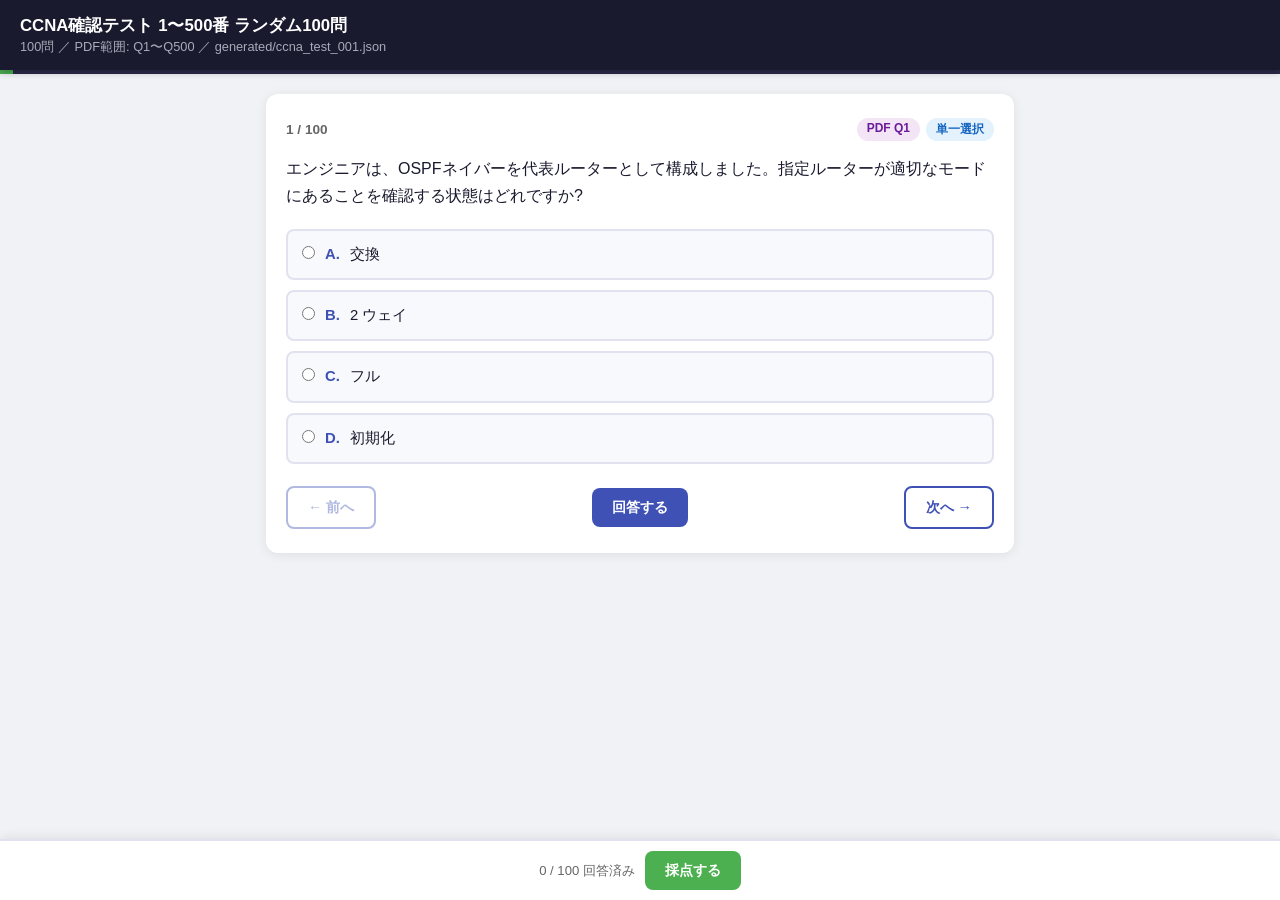
<file: tests/index.html>
<!DOCTYPE html>
<html lang="ja">
<head>
<meta charset="UTF-8">
<meta name="viewport" content="width=device-width, initial-scale=1">
<title>CCNA確認テスト</title>
<style>
*, *::before, *::after { box-sizing: border-box; margin: 0; padding: 0; }

body {
  font-family: -apple-system, BlinkMacSystemFont, "Segoe UI", sans-serif;
  background: #f0f2f5;
  color: #1a1a2e;
  min-height: 100vh;
}

/* ── HEADER ── */
header {
  background: #1a1a2e;
  color: #fff;
  padding: 14px 20px;
  position: sticky;
  top: 0;
  z-index: 100;
  box-shadow: 0 2px 8px rgba(0,0,0,.3);
}
header h1 { font-size: 1.05rem; font-weight: 700; }
.header-meta { font-size: 0.8rem; color: #aab; margin-top: 2px; }

/* ── PROGRESS BAR ── */
#progress-wrap {
  height: 4px;
  background: #2a2a4a;
}
#progress-bar {
  height: 100%;
  background: #4caf50;
  transition: width .3s;
}

/* ── LAYOUT ── */
.container {
  max-width: 780px;
  margin: 0 auto;
  padding: 20px 16px 60px;
}

/* ── SCREENS ── */
#screen-loading, #screen-error {
  text-align: center;
  padding: 60px 20px;
  color: #666;
  font-size: 1rem;
}
#screen-error { color: #c0392b; }

/* ── QUIZ CARD ── */
.quiz-card {
  background: #fff;
  border-radius: 12px;
  box-shadow: 0 2px 12px rgba(0,0,0,.08);
  padding: 24px 20px;
}

.q-meta {
  display: flex;
  justify-content: space-between;
  align-items: center;
  margin-bottom: 14px;
  flex-wrap: wrap;
  gap: 6px;
}
.q-pos {
  font-size: 0.85rem;
  color: #666;
  font-weight: 600;
}
.q-badge {
  font-size: 0.75rem;
  padding: 3px 10px;
  border-radius: 99px;
  font-weight: 600;
}
.badge-single   { background: #e3f2fd; color: #1565c0; }
.badge-multiple { background: #fce4ec; color: #880e4f; }
.badge-pdf      { background: #f3e5f5; color: #6a1b9a; }

.q-text {
  font-size: 1rem;
  line-height: 1.7;
  margin-bottom: 20px;
  white-space: pre-wrap;
  word-break: break-word;
}

/* ── CHOICES ── */
.choice-list { display: flex; flex-direction: column; gap: 10px; }

.choice-label {
  display: flex;
  align-items: flex-start;
  gap: 10px;
  background: #f8f9fc;
  border: 2px solid #e0e3ef;
  border-radius: 8px;
  padding: 12px 14px;
  cursor: pointer;
  transition: border-color .15s, background .15s;
  font-size: 0.93rem;
  line-height: 1.55;
}
.choice-label:hover { border-color: #7986cb; background: #f0f2ff; }
.choice-label input { flex-shrink: 0; margin-top: 3px; accent-color: #3f51b5; }
.choice-key { font-weight: 700; color: #3f51b5; flex-shrink: 0; }

/* ── RESULT STATES ── */
.choice-label.correct-selected { background: #e8f5e9; border-color: #4caf50; }
.choice-label.wrong-selected   { background: #ffebee; border-color: #f44336; }
.choice-label.correct-miss     { background: #fff9c4; border-color: #fbc02d; }

/* ── RESULT BANNER ── */
.result-banner {
  display: none;
  margin-top: 16px;
  padding: 12px 16px;
  border-radius: 8px;
  font-weight: 700;
  font-size: 0.95rem;
}
.banner-correct { background: #e8f5e9; color: #2e7d32; border: 1.5px solid #4caf50; }
.banner-wrong   { background: #ffebee; color: #b71c1c; border: 1.5px solid #f44336; }
.banner-unans   { background: #fffde7; color: #f57f17; border: 1.5px solid #fbc02d; }

/* ── EXPLANATION ── */
.exp-box {
  display: none;
  margin-top: 14px;
  background: #f5f5f5;
  border-left: 4px solid #9e9e9e;
  border-radius: 0 8px 8px 0;
  padding: 12px 14px;
  font-size: 0.88rem;
  line-height: 1.65;
  white-space: pre-wrap;
  word-break: break-word;
  color: #444;
}
.exp-title { font-weight: 700; color: #333; margin-bottom: 6px; }

/* ── NAVIGATION ── */
.nav-buttons {
  display: flex;
  justify-content: space-between;
  align-items: center;
  margin-top: 22px;
  gap: 10px;
  flex-wrap: wrap;
}

/* ── BUTTONS ── */
button {
  border: none;
  border-radius: 8px;
  padding: 10px 20px;
  font-size: 0.9rem;
  font-weight: 600;
  cursor: pointer;
  transition: opacity .15s, transform .1s;
}
button:active { transform: scale(.97); }
button:disabled { opacity: .4; cursor: not-allowed; }

.btn-primary  { background: #3f51b5; color: #fff; }
.btn-outline  { background: #fff; color: #3f51b5; border: 2px solid #3f51b5; }
.btn-success  { background: #4caf50; color: #fff; }
.btn-danger   { background: #f44336; color: #fff; }
.btn-gray     { background: #9e9e9e; color: #fff; }
.btn-download { background: #00897b; color: #fff; }

/* ── SCORING TOOLBAR ── */
#toolbar {
  background: #fff;
  border-top: 2px solid #e0e3ef;
  position: fixed;
  bottom: 0;
  left: 0; right: 0;
  padding: 10px 16px;
  display: flex;
  justify-content: center;
  gap: 10px;
  flex-wrap: wrap;
  box-shadow: 0 -2px 10px rgba(0,0,0,.08);
  z-index: 99;
}
#toolbar .answered-info {
  font-size: 0.82rem;
  color: #666;
  align-self: center;
  white-space: nowrap;
}

/* ── RESULT SCREEN ── */
.result-section {
  background: #fff;
  border-radius: 12px;
  box-shadow: 0 2px 12px rgba(0,0,0,.08);
  padding: 24px 20px;
  margin-bottom: 20px;
}
.result-section h2 {
  font-size: 1.1rem;
  margin-bottom: 16px;
  color: #1a1a2e;
  border-bottom: 2px solid #e0e3ef;
  padding-bottom: 8px;
}

.score-display {
  text-align: center;
  padding: 20px 0 10px;
}
.score-number {
  font-size: 3rem;
  font-weight: 800;
  color: #3f51b5;
  line-height: 1;
}
.score-label { font-size: 0.9rem; color: #777; margin-top: 4px; }

.stats-grid {
  display: grid;
  grid-template-columns: repeat(auto-fit, minmax(110px, 1fr));
  gap: 12px;
  margin-top: 20px;
}
.stat-box {
  background: #f5f7ff;
  border-radius: 8px;
  padding: 14px 8px;
  text-align: center;
}
.stat-val  { font-size: 1.6rem; font-weight: 700; }
.stat-lbl  { font-size: 0.75rem; color: #666; margin-top: 2px; }
.val-correct   { color: #2e7d32; }
.val-wrong     { color: #c62828; }
.val-unanswered{ color: #f57f17; }
.val-rate      { color: #1565c0; }

/* ── RESULT DETAIL ── */
.result-item {
  border: 1.5px solid #e0e3ef;
  border-radius: 8px;
  margin-bottom: 14px;
  overflow: hidden;
}
.result-item-header {
  display: flex;
  align-items: center;
  gap: 10px;
  padding: 10px 14px;
  background: #f8f9fc;
  flex-wrap: wrap;
  cursor: pointer;
  user-select: none;
}
.result-item-header:hover { background: #f0f2ff; }
.verdict-badge {
  font-size: 0.75rem;
  font-weight: 700;
  padding: 3px 10px;
  border-radius: 99px;
  flex-shrink: 0;
}
.v-correct   { background: #e8f5e9; color: #2e7d32; }
.v-wrong     { background: #ffebee; color: #b71c1c; }
.v-unanswered{ background: #fffde7; color: #f57f17; }
.result-item-body {
  padding: 14px;
  display: none;
  border-top: 1px solid #e0e3ef;
}
.result-item-body.open { display: block; }
.ri-qtext { font-size: 0.9rem; line-height: 1.65; margin-bottom: 10px; white-space: pre-wrap; }
.ri-row { font-size: 0.85rem; margin-bottom: 6px; }
.ri-row strong { color: #444; }
.ri-exp { font-size: 0.82rem; line-height: 1.6; color: #555; margin-top: 8px;
  background: #f5f5f5; padding: 8px 10px; border-radius: 6px; white-space: pre-wrap; }

/* ── NOS LIST ── */
.nos-list { font-size: 0.85rem; line-height: 1.8; word-break: break-all; color: #555; }

/* ── DOWNLOAD BUTTONS ── */
.download-group {
  display: flex;
  gap: 10px;
  flex-wrap: wrap;
  margin-top: 8px;
}

/* ── RESPONSIVE ── */
@media (max-width: 480px) {
  .quiz-card { padding: 16px 14px; }
  .q-text  { font-size: 0.93rem; }
  .choice-label { font-size: 0.87rem; }
  .score-number { font-size: 2.4rem; }
  #toolbar { padding: 8px 12px; }
  button { padding: 9px 14px; font-size: 0.83rem; }
}

/* ── SUBMISSION ── */
#submit-status {
  margin-top: 10px;
  padding: 10px 14px;
  border-radius: 8px;
  font-size: 0.9rem;
  line-height: 1.55;
  display: none;
}
#submit-status.show { display: block; }
.status-ok    { background: #e8f5e9; color: #2e7d32; border: 1.5px solid #4caf50; }
.status-warn  { background: #fff9c4; color: #f57f17; border: 1.5px solid #fbc02d; }
.status-error { background: #ffebee; color: #b71c1c; border: 1.5px solid #f44336; }
.status-info  { background: #e3f2fd; color: #1565c0; border: 1.5px solid #42a5f5; }
.btn-send-wrap { margin-top: 12px; display: flex; align-items: center; gap: 12px; flex-wrap: wrap; }
.user-chip {
  font-size: 0.78rem; color: #666;
  background: #f0f2f5; border-radius: 99px;
  padding: 3px 10px; border: 1px solid #ddd;
}
</style>
</head>
<body>

<header>
  <h1 id="header-title">CCNA確認テスト</h1>
  <div class="header-meta" id="header-meta"></div>
</header>
<div id="progress-wrap"><div id="progress-bar" style="width:0%"></div></div>

<div class="container">
  <div id="screen-loading">テストデータを読み込んでいます...</div>
  <div id="screen-error"  style="display:none"></div>

  <!-- ======== QUIZ SCREEN ======== -->
  <div id="screen-quiz" style="display:none">
    <div class="quiz-card">
      <div class="q-meta">
        <span class="q-pos" id="q-pos">1 / 100</span>
        <div style="display:flex;gap:6px;flex-wrap:wrap">
          <span class="q-badge badge-pdf"    id="q-pdf-no">PDF Q?</span>
          <span class="q-badge badge-single" id="q-type-badge">単一選択</span>
        </div>
      </div>
      <div class="q-text" id="q-text"></div>
      <div class="choice-list" id="choice-list"></div>
      <div class="result-banner" id="result-banner"></div>
      <div class="exp-box" id="exp-box">
        <div class="exp-title">解説</div>
        <div id="exp-text"></div>
      </div>
      <div class="nav-buttons">
        <button class="btn-outline" id="btn-prev" onclick="navigate(-1)">← 前へ</button>
        <button class="btn-primary" id="btn-submit" onclick="submitCurrent()">回答する</button>
        <button class="btn-outline" id="btn-next" onclick="navigate(1)">次へ →</button>
      </div>
    </div>
  </div>

  <!-- ======== RESULT SCREEN ======== -->
  <div id="screen-result" style="display:none">

    <div class="result-section">
      <h2>採点結果</h2>
      <div class="score-display">
        <div class="score-number" id="score-number">0</div>
        <div class="score-label">/ <span id="score-total">100</span> 点</div>
      </div>
      <div class="stats-grid">
        <div class="stat-box"><div class="stat-val val-correct"   id="rs-correct">0</div><div class="stat-lbl">正解</div></div>
        <div class="stat-box"><div class="stat-val val-wrong"     id="rs-wrong">0</div><div class="stat-lbl">不正解</div></div>
        <div class="stat-box"><div class="stat-val val-unanswered" id="rs-unans">0</div><div class="stat-lbl">未回答</div></div>
        <div class="stat-box"><div class="stat-val val-rate"      id="rs-rate">-</div><div class="stat-lbl">正答率</div></div>
      </div>
    </div>

    <div class="result-section">
      <h2>出題PDF問題番号</h2>
      <div class="nos-list" id="nos-list"></div>
    </div>

    <div class="result-section" id="section-submit" style="display:none">
      <h2>スプレッドシートへ送信</h2>
      <div id="submit-status"></div>
      <div class="btn-send-wrap">
        <button class="btn-primary" id="btn-send" onclick="submitToSpreadsheet()">送信する</button>
        <span class="user-chip" id="submit-user-chip"></span>
      </div>
    </div>

    <div class="result-section">
      <h2>ダウンロード</h2>
      <div class="download-group">
        <button class="btn-download" onclick="downloadCSV()">CSVダウンロード</button>
        <button class="btn-gray"     onclick="downloadAnswerJSON()">回答JSONダウンロード</button>
      </div>
    </div>

    <div class="result-section">
      <h2>各問題の結果
        <span style="font-size:0.8rem;font-weight:400;color:#888;margin-left:8px">（クリックで詳細展開）</span>
      </h2>
      <div id="result-detail-list"></div>
    </div>

    <div style="text-align:center;margin-top:16px">
      <button class="btn-outline" onclick="backToQuiz()">← テストに戻る</button>
    </div>
  </div>
</div>

<!-- FIXED BOTTOM TOOLBAR (quiz screen only) -->
<div id="toolbar" style="display:none">
  <span class="answered-info" id="toolbar-info">0 / 100 回答済み</span>
  <button class="btn-success" onclick="scoreTest()">採点する</button>
</div>

<script>
// ================================================================
// CONFIG  ← ここを書き換えてください
// ================================================================

// Google Apps Script WebアプリのURLを設定する（未設定のままだと送信ボタンは無効）
const GAS_WEB_APP_URL = "https://script.google.com/macros/s/AKfycbzt8N6CZQpGKrmSw09V_T6KAY85MgzmeeogDlfKMZj08ZV61sjy4Rh1anM8DNHrk5j5/exec";

// true にすると採点後に自動送信する
const AUTO_SUBMIT_TO_SPREADSHEET = false;

// 送信時に使うユーザーID（main quiz の localStorage に残っていれば自動取得）
const DEFAULT_USER_ID = "OVER";

// ================================================================
// STATE
// ================================================================

let testData     = null;   // loaded JSON
let answers      = {};     // {testQuestionNo_str: [list]}
let currentIdx   = 0;      // 0-based index into testData.questions
let graded       = false;
let gradeResults = [];
let takenAt      = null;
// ログイン中ユーザーIDを main quiz の localStorage から取得（なければデフォルト）
const userId = localStorage.getItem('ccnaQuizUser') || DEFAULT_USER_ID;

const params = new URLSearchParams(window.location.search);
const TEST_JSON_PATH = params.get('test') || 'generated/ccna_test_001.json';

// ================================================================
// INIT
// ================================================================

async function init() {
  try {
    const res = await fetch(TEST_JSON_PATH);
    if (!res.ok) throw new Error(`HTTP ${res.status}`);
    testData = await res.json();
  } catch (e) {
    showError(
      `テストデータの読み込みに失敗しました。<br>` +
      `<code style="font-size:0.85em;background:#f5f5f5;padding:2px 6px;border-radius:4px">${TEST_JSON_PATH}</code><br>` +
      `<small style="color:#999">ファイルが存在するか、パスが正しいか確認してください。</small><br>` +
      `<small style="color:#bbb">${e.message}</small>`
    );
    return;
  }

  // Load saved answers from localStorage
  const saved = localStorage.getItem(storageKey());
  if (saved) {
    try { answers = JSON.parse(saved); } catch { answers = {}; }
  }

  if (!takenAt) {
    takenAt = localStorage.getItem(storageKey('takenAt')) || new Date().toISOString();
    localStorage.setItem(storageKey('takenAt'), takenAt);
  }

  document.getElementById('header-title').textContent = testData.title;
  document.getElementById('header-meta').textContent  =
    `${testData.totalQuestions}問 ／ PDF範囲: Q${testData.sourceRange.from}〜Q${testData.sourceRange.to} ／ ${TEST_JSON_PATH}`;

  showQuizScreen();
  renderQuestion();
}

function storageKey(suffix) {
  const base = `ccnaTest_${testData ? testData.testId : 'unknown'}_answers`;
  return suffix ? `ccnaTest_${testData.testId}_${suffix}` : base;
}

// ================================================================
// SCREEN CONTROL
// ================================================================

function showError(msg) {
  document.getElementById('screen-loading').style.display = 'none';
  const el = document.getElementById('screen-error');
  el.innerHTML = msg;
  el.style.display = 'block';
}

function showQuizScreen() {
  document.getElementById('screen-loading').style.display = 'none';
  document.getElementById('screen-quiz').style.display    = 'block';
  document.getElementById('toolbar').style.display        = 'flex';
  document.getElementById('screen-result').style.display  = 'none';
}

function showResultScreen() {
  document.getElementById('screen-quiz').style.display   = 'none';
  document.getElementById('toolbar').style.display       = 'none';
  document.getElementById('screen-result').style.display = 'block';
  window.scrollTo(0, 0);
}

function backToQuiz() {
  graded = false;
  showQuizScreen();
  renderQuestion();
}

// ================================================================
// RENDER QUESTION
// ================================================================

function renderQuestion() {
  const q = testData.questions[currentIdx];
  const total = testData.questions.length;

  // Progress
  const progressPct = ((currentIdx + 1) / total) * 100;
  document.getElementById('progress-bar').style.width = progressPct + '%';

  // Meta
  document.getElementById('q-pos').textContent = `${currentIdx + 1} / ${total}`;
  document.getElementById('q-pdf-no').textContent = `PDF Q${q.sourceQuestionNo}`;

  const typeBadge = document.getElementById('q-type-badge');
  if (q.type === 'multiple') {
    typeBadge.textContent = `複数選択 (${q.answer.length}つ)`;
    typeBadge.className   = 'q-badge badge-multiple';
  } else {
    typeBadge.textContent = '単一選択';
    typeBadge.className   = 'q-badge badge-single';
  }

  document.getElementById('q-text').textContent = q.question;

  // Choices
  const list = document.getElementById('choice-list');
  list.innerHTML = '';
  const choiceEntries = Object.entries(q.choices);
  const savedAns = answers[String(q.testQuestionNo)] || [];

  choiceEntries.forEach(([key, text]) => {
    const label = document.createElement('label');
    label.className = 'choice-label';
    label.dataset.key = key;

    const input = document.createElement('input');
    input.type  = q.type === 'multiple' ? 'checkbox' : 'radio';
    input.name  = 'choice';
    input.value = key;
    if (savedAns.includes(key)) input.checked = true;

    input.addEventListener('change', () => saveCurrentAnswer());

    const keySpan = document.createElement('span');
    keySpan.className   = 'choice-key';
    keySpan.textContent = key + '.';

    const textSpan = document.createElement('span');
    textSpan.textContent = text;

    label.appendChild(input);
    label.appendChild(keySpan);
    label.appendChild(textSpan);
    list.appendChild(label);
  });

  // If already graded, show result state for this question
  if (graded) {
    applyGradedState(q);
  } else {
    document.getElementById('result-banner').style.display = 'none';
    document.getElementById('exp-box').style.display       = 'none';
  }

  // Nav buttons
  document.getElementById('btn-prev').disabled = (currentIdx === 0);
  document.getElementById('btn-next').disabled = (currentIdx === total - 1);

  // Submit button: hide if already graded
  document.getElementById('btn-submit').style.display = graded ? 'none' : 'inline-block';

  updateToolbarInfo();
}

function applyGradedState(q) {
  const saved   = answers[String(q.testQuestionNo)] || [];
  const correct = q.answer;

  const labels = [...document.querySelectorAll('.choice-label')];
  labels.forEach(label => {
    const key = label.dataset.key;
    const isSelected = saved.includes(key);
    const isCorrect  = correct.includes(key);

    if (isSelected && isCorrect)  label.classList.add('correct-selected');
    else if (isSelected && !isCorrect) label.classList.add('wrong-selected');
    else if (!isSelected && isCorrect) label.classList.add('correct-miss');
  });

  // Disable all inputs
  document.querySelectorAll('#choice-list input').forEach(i => i.disabled = true);

  // Banner
  const banner = document.getElementById('result-banner');
  if (saved.length === 0) {
    banner.textContent  = '未回答';
    banner.className    = 'result-banner banner-unans';
  } else if (isCorrectAnswer(q, saved)) {
    banner.textContent  = '正解';
    banner.className    = 'result-banner banner-correct';
  } else {
    banner.textContent  = `不正解 ／ 正解: ${correct.join(', ')}`;
    banner.className    = 'result-banner banner-wrong';
  }
  banner.style.display = 'block';

  // Explanation
  if (q.explanation) {
    document.getElementById('exp-text').textContent = q.explanation;
    document.getElementById('exp-box').style.display = 'block';
  }
}

// ================================================================
// ANSWER SAVE
// ================================================================

function saveCurrentAnswer() {
  const q       = testData.questions[currentIdx];
  const inputs  = document.querySelectorAll('#choice-list input');
  const selected = [...inputs].filter(i => i.checked).map(i => i.value);
  answers[String(q.testQuestionNo)] = selected;
  localStorage.setItem(storageKey(), JSON.stringify(answers));
  updateToolbarInfo();
}

function submitCurrent() {
  saveCurrentAnswer();
  // Show explanation without full grading
  const q = testData.questions[currentIdx];
  const saved = answers[String(q.testQuestionNo)] || [];

  const labels = [...document.querySelectorAll('.choice-label')];
  labels.forEach(label => {
    const key = label.dataset.key;
    const isSelected = saved.includes(key);
    const isCorrect  = q.answer.includes(key);
    if (isSelected && isCorrect)  label.classList.add('correct-selected');
    else if (isSelected && !isCorrect) label.classList.add('wrong-selected');
    else if (!isSelected && isCorrect) label.classList.add('correct-miss');
  });
  document.querySelectorAll('#choice-list input').forEach(i => i.disabled = true);

  const banner = document.getElementById('result-banner');
  if (saved.length === 0) {
    banner.textContent = '未回答';
    banner.className   = 'result-banner banner-unans';
  } else if (isCorrectAnswer(q, saved)) {
    banner.textContent = '正解';
    banner.className   = 'result-banner banner-correct';
  } else {
    banner.textContent = `不正解 ／ 正解: ${q.answer.join(', ')}`;
    banner.className   = 'result-banner banner-wrong';
  }
  banner.style.display = 'block';

  if (q.explanation) {
    document.getElementById('exp-text').textContent = q.explanation;
    document.getElementById('exp-box').style.display = 'block';
  }

  document.getElementById('btn-submit').style.display = 'none';
}

function updateToolbarInfo() {
  const total    = testData.questions.length;
  const answered = testData.questions.filter(q => {
    const a = answers[String(q.testQuestionNo)];
    return a && a.length > 0;
  }).length;
  document.getElementById('toolbar-info').textContent = `${answered} / ${total} 回答済み`;
}

// ================================================================
// NAVIGATION
// ================================================================

function navigate(delta) {
  saveCurrentAnswer();
  const next = currentIdx + delta;
  if (next < 0 || next >= testData.questions.length) return;
  currentIdx = next;
  renderQuestion();
  window.scrollTo(0, 0);
}

// ================================================================
// SCORING
// ================================================================

function isCorrectAnswer(q, userAns) {
  if (userAns.length === 0) return false;
  const cs = new Set(q.answer);
  const us = new Set(userAns);
  return cs.size === us.size && [...cs].every(a => us.has(a));
}

function scoreTest() {
  graded = true;
  takenAt = localStorage.getItem(storageKey('takenAt')) || new Date().toISOString();

  gradeResults = testData.questions.map(q => {
    const saved   = answers[String(q.testQuestionNo)] || [];
    let verdict, score;
    if (saved.length === 0) {
      verdict = '未回答'; score = 0;
    } else if (isCorrectAnswer(q, saved)) {
      verdict = '正解'; score = 1;
    } else {
      verdict = '不正解'; score = 0;
    }
    return { q, saved, verdict, score };
  });

  const total    = testData.totalQuestions;
  const correct  = gradeResults.filter(r => r.verdict === '正解').length;
  const wrong    = gradeResults.filter(r => r.verdict === '不正解').length;
  const unanswered = gradeResults.filter(r => r.verdict === '未回答').length;
  const rate     = total > 0 ? Math.round(correct / total * 100) : 0;

  document.getElementById('score-number').textContent = correct;
  document.getElementById('score-total').textContent  = total;
  document.getElementById('rs-correct').textContent   = correct;
  document.getElementById('rs-wrong').textContent     = wrong;
  document.getElementById('rs-unans').textContent     = unanswered;
  document.getElementById('rs-rate').textContent      = rate + '%';

  // Nos list
  const nos = testData.questions.map(q => `Q${q.sourceQuestionNo}`);
  document.getElementById('nos-list').textContent = nos.join('、 ');

  // Detail list
  renderDetailList();

  showResultScreen();

  // Submission UI（採点後にセクションを更新）
  updateSubmitUI();
  if (AUTO_SUBMIT_TO_SPREADSHEET && GAS_WEB_APP_URL) {
    submitToSpreadsheet();
  }
}

function renderDetailList() {
  const container = document.getElementById('result-detail-list');
  container.innerHTML = '';

  gradeResults.forEach((r, i) => {
    const item = document.createElement('div');
    item.className = 'result-item';

    // Header
    const header = document.createElement('div');
    header.className = 'result-item-header';

    const vcls = r.verdict === '正解' ? 'v-correct' : (r.verdict === '不正解' ? 'v-wrong' : 'v-unanswered');
    header.innerHTML =
      `<span class="verdict-badge ${vcls}">${r.verdict}</span>` +
      `<span style="font-size:0.85rem;color:#555">Q${i+1}</span>` +
      `<span class="q-badge badge-pdf" style="font-size:0.72rem;padding:2px 8px">PDF Q${r.q.sourceQuestionNo}</span>` +
      `<span style="font-size:0.85rem;flex:1;min-width:0;overflow:hidden;text-overflow:ellipsis;white-space:nowrap">${r.q.question.slice(0,60)}${r.q.question.length>60?'…':''}</span>`;

    const body = document.createElement('div');
    body.className = 'result-item-body';

    const choicesHtml = Object.entries(r.q.choices).map(([k, v]) => {
      const isCorrect  = r.q.answer.includes(k);
      const isSelected = r.saved.includes(k);
      const mark = isCorrect && isSelected ? '✅' : (isCorrect ? '🟡' : (isSelected ? '❌' : '　'));
      return `<div style="font-size:0.83rem;margin-bottom:3px">${mark} <strong>${k}.</strong> ${v}</div>`;
    }).join('');

    body.innerHTML =
      `<div class="ri-qtext">${r.q.question}</div>` +
      choicesHtml +
      `<div class="ri-row" style="margin-top:8px"><strong>あなたの回答:</strong> ${r.saved.length ? r.saved.join(', ') : '（未回答）'}</div>` +
      `<div class="ri-row"><strong>正解:</strong> ${r.q.answer.join(', ')}</div>` +
      (r.q.explanation ? `<div class="ri-exp">${r.q.explanation}</div>` : '');

    header.addEventListener('click', () => body.classList.toggle('open'));
    item.appendChild(header);
    item.appendChild(body);
    container.appendChild(item);
  });
}

// ================================================================
// CSV DOWNLOAD
// ================================================================

function generateCSV() {
  const headers = [
    'テストID', 'テスト名', '受験日時',
    'テスト内問題番号', 'PDF問題番号', '問題タイプ',
    '問題文',
    '選択肢A', '選択肢B', '選択肢C', '選択肢D', '選択肢E', '選択肢F',
    'ユーザー回答', '正解', '正誤', '得点', '解説',
  ];

  const dateStr = takenAt ? takenAt.replace('T', ' ').slice(0, 19) : '';
  const TYPE_LABEL = { single: '単一選択', multiple: '複数選択' };

  const rows = [headers];
  gradeResults.forEach(r => {
    const c = r.q.choices;
    rows.push([
      testData.testId,
      testData.title,
      dateStr,
      r.q.testQuestionNo,
      r.q.sourceQuestionNo,
      TYPE_LABEL[r.q.type] || r.q.type,
      r.q.question,
      c.A || '', c.B || '', c.C || '', c.D || '', c.E || '', c.F || '',
      r.saved.join(', '),
      r.q.answer.join(', '),
      r.verdict,
      r.score,
      r.q.explanation || '',
    ]);
  });

  return rows.map(row =>
    row.map(cell => {
      const s = String(cell ?? '');
      if (s.includes(',') || s.includes('"') || s.includes('\n') || s.includes('\r')) {
        return '"' + s.replace(/"/g, '""') + '"';
      }
      return s;
    }).join(',')
  ).join('\r\n');
}

function downloadCSV() {
  const csv  = '﻿' + generateCSV();  // BOM for Excel
  const blob = new Blob([csv], { type: 'text/csv;charset=utf-8' });
  const url  = URL.createObjectURL(blob);
  const a    = document.createElement('a');
  const date = (takenAt || new Date().toISOString()).slice(0, 10).replace(/-/g, '');
  a.href     = url;
  a.download = `${testData.testId}_result_${date}.csv`;
  a.click();
  URL.revokeObjectURL(url);
}

// ================================================================
// ANSWER JSON DOWNLOAD
// ================================================================

function downloadAnswerJSON() {
  const data = {
    testId:  testData.testId,
    title:   testData.title,
    takenAt: takenAt || new Date().toISOString(),
    answers: answers,
  };
  const blob = new Blob([JSON.stringify(data, null, 2)], { type: 'application/json' });
  const url  = URL.createObjectURL(blob);
  const a    = document.createElement('a');
  const date = (takenAt || new Date().toISOString()).slice(0, 10).replace(/-/g, '');
  a.href     = url;
  a.download = `answers_${testData.testId}_${date}.json`;
  a.click();
  URL.revokeObjectURL(url);
}

// ================================================================
// SPREADSHEET SUBMISSION
// ================================================================

function buildSubmissionPayload() {
  const total      = testData.totalQuestions;
  const correct    = gradeResults.filter(r => r.verdict === '正解').length;
  const wrong      = gradeResults.filter(r => r.verdict === '不正解').length;
  const unanswered = gradeResults.filter(r => r.verdict === '未回答').length;
  const rate       = total > 0 ? Math.round(correct / total * 100) : 0;
  const now        = new Date().toISOString();
  const ts         = now.slice(0, 19).replace(/[-:T]/g, '');
  const attemptId  = `${testData.testId}_${userId}_${ts}`;

  return {
    testId:            testData.testId,
    testTitle:         testData.title,
    userId,
    submittedAt:       now,
    score:             correct,
    totalQuestions:    total,
    correctCount:      correct,
    wrongCount:        wrong,
    unansweredCount:   unanswered,
    accuracy:          rate,
    sourceRange:       testData.sourceRange,
    sourceQuestionNos: testData.questions.map(q => q.sourceQuestionNo),
    attemptId,
    details: gradeResults.map(r => ({
      testQuestionNo:   r.q.testQuestionNo,
      sourceQuestionNo: r.q.sourceQuestionNo,
      type:             r.q.type,
      question:         r.q.question,
      choices:          r.q.choices,
      userAnswer:       r.saved,
      correctAnswer:    r.q.answer,
      result:           r.verdict,
      point:            r.score,
      explanation:      r.q.explanation || '',
    })),
  };
}

function updateSubmitUI() {
  const section = document.getElementById('section-submit');
  const btn     = document.getElementById('btn-send');
  const status  = document.getElementById('submit-status');
  const chip    = document.getElementById('submit-user-chip');

  section.style.display = 'block';
  chip.textContent = `ユーザー: ${userId}`;

  if (!GAS_WEB_APP_URL) {
    btn.style.display = 'none';
    setStatus(status, 'warn',
      'GAS_WEB_APP_URL が未設定です。tests/index.html の設定値を確認してください。');
    return;
  }

  btn.style.display = 'inline-block';
  btn.disabled      = false;
  btn.textContent   = '送信する';
  status.className  = '';
  status.style.display = 'none';
}

function setStatus(el, type, msg) {
  el.className = `${type === 'ok' ? 'status-ok' : type === 'warn' ? 'status-warn' : type === 'error' ? 'status-error' : 'status-info'} show`;
  el.textContent = msg;
}

async function submitToSpreadsheet() {
  if (!GAS_WEB_APP_URL) return;

  const btn    = document.getElementById('btn-send');
  const status = document.getElementById('submit-status');

  btn.disabled    = true;
  btn.textContent = '送信中...';
  setStatus(status, 'info', '送信しています...');

  const payload = buildSubmissionPayload();

  try {
    await fetch(GAS_WEB_APP_URL, {
      method:  'POST',
      mode:    'no-cors',
      headers: { 'Content-Type': 'text/plain;charset=utf-8' },
      body:    JSON.stringify(payload),
    });
    setStatus(status, 'ok', '送信しました。管理用スプレッドシートに反映されます。');
    // 送信後もボタンを再度有効化（何回でも送信可能）
    setTimeout(() => {
      btn.disabled    = false;
      btn.textContent = '再送信する';
    }, 1500);
  } catch (e) {
    btn.disabled    = false;
    btn.textContent = '再送信する';
    setStatus(status, 'error', `送信に失敗しました: ${e.message}`);
  }
}

// ================================================================
// STARTUP
// ================================================================

init();
</script>
</body>
</html>
</file>
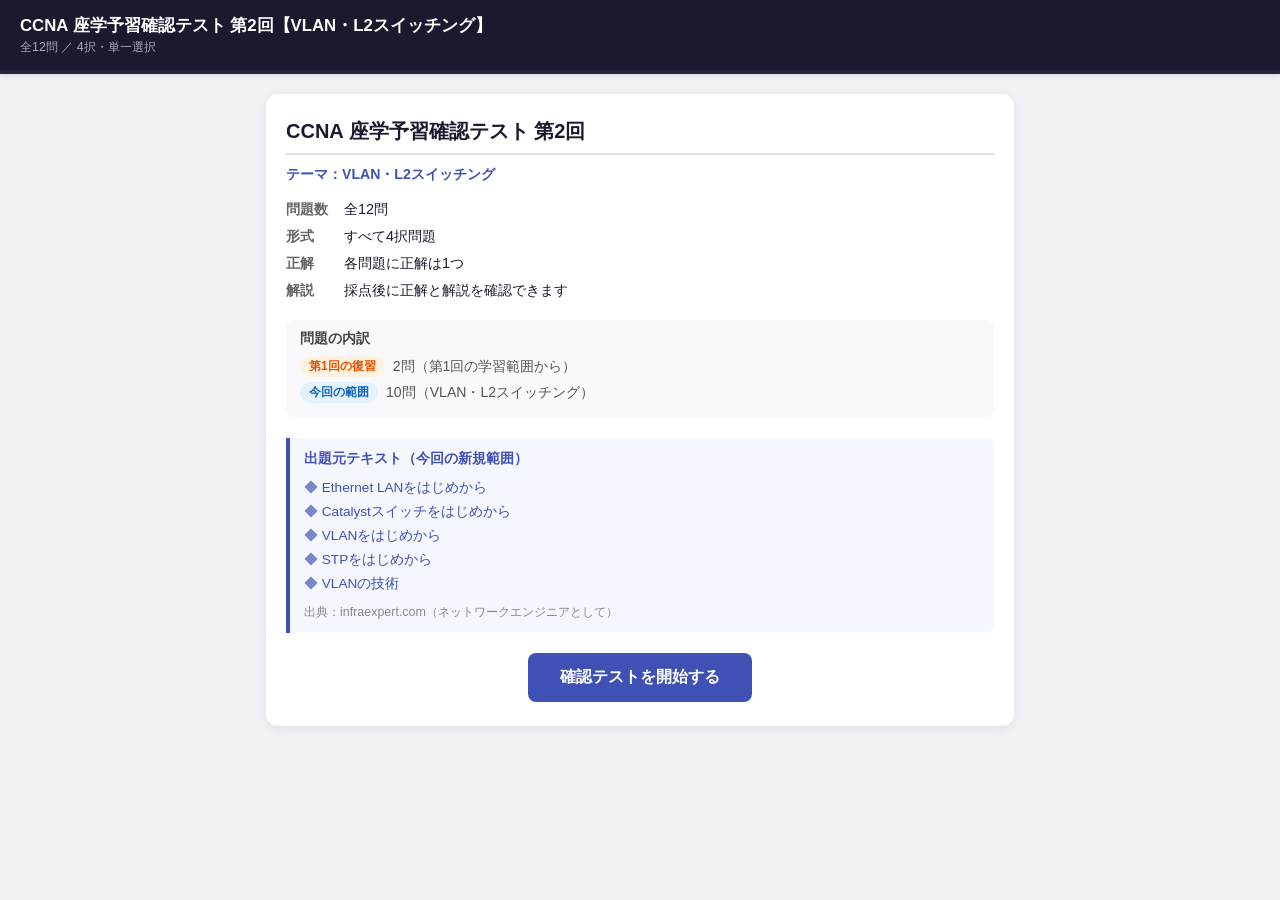
<file: pre-study-check/02/index.html>
<!DOCTYPE html>
<html lang="ja">
<head>
<meta charset="UTF-8">
<meta name="viewport" content="width=device-width, initial-scale=1">
<title>CCNA 座学予習確認テスト 第2回【VLAN・L2スイッチング】</title>
<style>
*, *::before, *::after { box-sizing: border-box; margin: 0; padding: 0; }

body {
  font-family: -apple-system, BlinkMacSystemFont, "Segoe UI", sans-serif;
  background: #f0f2f5;
  color: #1a1a2e;
  min-height: 100vh;
}

/* ── HEADER ── */
header {
  background: #1a1a2e;
  color: #fff;
  padding: 14px 20px;
  position: sticky;
  top: 0;
  z-index: 100;
  box-shadow: 0 2px 8px rgba(0,0,0,.3);
}
header h1 { font-size: 1.05rem; font-weight: 700; }
.header-sub { font-size: 0.78rem; color: #aab; margin-top: 2px; }

/* ── PROGRESS BAR ── */
#progress-wrap { height: 4px; background: #2a2a4a; }
#progress-bar  { height: 100%; background: #4caf50; transition: width .3s; width: 0%; }

/* ── LAYOUT ── */
.container {
  max-width: 780px;
  margin: 0 auto;
  padding: 20px 16px 80px;
}

/* ── LOADING / ERROR ── */
#screen-loading { text-align: center; padding: 60px 20px; color: #666; font-size: 1rem; }
#screen-error   { text-align: center; padding: 60px 20px; color: #c0392b; font-size: 1rem; }

/* ── CARD BASE ── */
.card {
  background: #fff;
  border-radius: 12px;
  box-shadow: 0 2px 12px rgba(0,0,0,.08);
  padding: 24px 20px;
  margin-bottom: 16px;
}

/* ── START SCREEN ── */
#screen-start { display: none; }

.start-title {
  font-size: 1.25rem;
  font-weight: 700;
  color: #1a1a2e;
  margin-bottom: 4px;
  padding-bottom: 8px;
  border-bottom: 2px solid #e0e3ef;
}
.start-theme {
  font-size: 0.88rem;
  color: #3f51b5;
  font-weight: 600;
  margin-bottom: 16px;
  padding-top: 6px;
}

.info-grid {
  display: grid;
  grid-template-columns: auto 1fr;
  gap: 8px 16px;
  margin-bottom: 20px;
  font-size: 0.9rem;
}
.info-label { color: #666; font-weight: 600; white-space: nowrap; }
.info-value { color: #1a1a2e; }

.section-breakdown {
  background: #f8f9fc;
  border-radius: 8px;
  padding: 10px 14px;
  margin-bottom: 20px;
  font-size: 0.88rem;
}
.section-breakdown-title {
  font-weight: 700;
  color: #444;
  margin-bottom: 8px;
  font-size: 0.85rem;
}
.section-row {
  display: flex;
  align-items: center;
  gap: 8px;
  margin-bottom: 5px;
}
.section-badge-review {
  display: inline-block;
  font-size: 0.75rem;
  padding: 2px 9px;
  border-radius: 99px;
  font-weight: 600;
  background: #fff3e0;
  color: #e65100;
  white-space: nowrap;
}
.section-badge-new {
  display: inline-block;
  font-size: 0.75rem;
  padding: 2px 9px;
  border-radius: 99px;
  font-weight: 600;
  background: #e3f2fd;
  color: #1565c0;
  white-space: nowrap;
}

.source-box {
  background: #f5f7ff;
  border-left: 4px solid #3f51b5;
  border-radius: 0 8px 8px 0;
  padding: 12px 14px;
  margin-bottom: 20px;
}
.source-box h3 {
  font-size: 0.85rem;
  font-weight: 700;
  color: #3f51b5;
  margin-bottom: 8px;
}
.source-box ul { list-style: none; }
.source-box li {
  font-size: 0.85rem;
  color: #444;
  padding: 3px 0;
}
.source-box li::before { content: "◆ "; color: #7986cb; }
.source-box a {
  color: #3f51b5;
  text-decoration: none;
}
.source-box a:hover { text-decoration: underline; }
.source-attr {
  font-size: 0.78rem;
  color: #888;
  margin-top: 8px;
}

.start-btn-wrap { text-align: center; margin-top: 4px; }

/* ── QUIZ SCREEN ── */
#screen-quiz { display: none; }

.q-meta {
  display: flex;
  justify-content: space-between;
  align-items: center;
  margin-bottom: 14px;
  flex-wrap: wrap;
  gap: 6px;
}
.q-pos {
  font-size: 0.85rem;
  color: #666;
  font-weight: 600;
}
.q-badge-review {
  font-size: 0.75rem;
  padding: 3px 10px;
  border-radius: 99px;
  font-weight: 600;
  background: #fff3e0;
  color: #e65100;
}
.q-badge-new {
  font-size: 0.75rem;
  padding: 3px 10px;
  border-radius: 99px;
  font-weight: 600;
  background: #e3f2fd;
  color: #1565c0;
}

.q-text {
  font-size: 1rem;
  line-height: 1.7;
  margin-bottom: 20px;
  white-space: pre-wrap;
  word-break: break-word;
}

/* ── CHOICES ── */
.choice-list { display: flex; flex-direction: column; gap: 10px; }

.choice-label {
  display: flex;
  align-items: flex-start;
  gap: 10px;
  background: #f8f9fc;
  border: 2px solid #e0e3ef;
  border-radius: 8px;
  padding: 12px 14px;
  cursor: pointer;
  transition: border-color .15s, background .15s;
  font-size: 0.93rem;
  line-height: 1.55;
  word-break: break-word;
  overflow-wrap: break-word;
}
.choice-label:hover { border-color: #7986cb; background: #f0f2ff; }
.choice-label input { flex-shrink: 0; margin-top: 3px; accent-color: #3f51b5; }
.choice-key { font-weight: 700; color: #3f51b5; flex-shrink: 0; min-width: 1.4em; }
.choice-text { font-family: inherit; overflow-wrap: break-word; word-break: break-word; }

/* ── RESULT STATES (quiz screen) ── */
.choice-label.correct-selected { background: #e8f5e9; border-color: #4caf50; }
.choice-label.wrong-selected   { background: #ffebee; border-color: #f44336; }
.choice-label.correct-miss     { background: #e8f5e9; border-color: #4caf50; opacity: .8; }

/* ── RESULT DETAIL CHOICE ROWS ── */
.ri-choice-row {
  font-size: 0.85rem;
  margin-bottom: 6px;
  display: flex;
  align-items: flex-start;
  gap: 6px;
  border-radius: 6px;
  padding: 5px 8px;
}
.ri-choice-row.rc-correct   { background: #e8f5e9; border: 1.5px solid #4caf50; }
.ri-choice-row.rc-wrong     { background: #ffebee; border: 1.5px solid #f44336; }
.ri-choice-row.rc-neutral   { border: 1.5px solid transparent; }
.ri-choice-content { flex: 1; min-width: 0; word-break: break-word; line-height: 1.5; overflow-wrap: break-word; }
.ri-choice-tag {
  display: inline-block;
  font-size: 0.72rem;
  font-weight: 700;
  padding: 1px 6px;
  border-radius: 4px;
  margin-left: 6px;
  white-space: nowrap;
  vertical-align: middle;
  flex-shrink: 0;
}
.ri-tag-correct { background: #c8e6c9; color: #1b5e20; }
.ri-tag-wrong   { background: #ffcdd2; color: #b71c1c; }

/* ── NAV BUTTONS ── */
.nav-buttons {
  display: flex;
  justify-content: space-between;
  align-items: center;
  margin-top: 22px;
  gap: 10px;
  flex-wrap: wrap;
}

/* ── BUTTONS ── */
button {
  border: none;
  border-radius: 8px;
  padding: 10px 20px;
  font-size: 0.9rem;
  font-weight: 600;
  cursor: pointer;
  transition: opacity .15s, transform .1s;
}
button:active { transform: scale(.97); }
button:disabled { opacity: .4; cursor: not-allowed; }

.btn-primary { background: #3f51b5; color: #fff; }
.btn-outline  { background: #fff; color: #3f51b5; border: 2px solid #3f51b5; }
.btn-success  { background: #4caf50; color: #fff; }
.btn-retry    { background: #ff9800; color: #fff; }
.btn-large    { padding: 14px 32px; font-size: 1rem; }

/* ── TOOLBAR ── */
#toolbar {
  background: #fff;
  border-top: 2px solid #e0e3ef;
  position: fixed;
  bottom: 0;
  left: 0; right: 0;
  padding: 10px 16px;
  display: none;
  justify-content: center;
  align-items: center;
  gap: 12px;
  flex-wrap: wrap;
  box-shadow: 0 -2px 10px rgba(0,0,0,.08);
  z-index: 99;
}
#toolbar-info {
  font-size: 0.82rem;
  color: #666;
  white-space: nowrap;
}

/* ── RESULT SCREEN ── */
#screen-result { display: none; }

.result-section {
  background: #fff;
  border-radius: 12px;
  box-shadow: 0 2px 12px rgba(0,0,0,.08);
  padding: 24px 20px;
  margin-bottom: 16px;
}
.result-section h2 {
  font-size: 1.1rem;
  margin-bottom: 16px;
  color: #1a1a2e;
  border-bottom: 2px solid #e0e3ef;
  padding-bottom: 8px;
}

.score-display {
  text-align: center;
  padding: 16px 0 8px;
}
.score-fraction {
  font-size: 2.6rem;
  font-weight: 800;
  color: #3f51b5;
  line-height: 1;
}
.score-unit { font-size: 1rem; color: #666; margin-left: 4px; }
.score-rate {
  font-size: 1.1rem;
  font-weight: 700;
  color: #3f51b5;
  margin-top: 6px;
}

.stats-grid {
  display: grid;
  grid-template-columns: repeat(auto-fit, minmax(100px, 1fr));
  gap: 12px;
  margin-top: 16px;
}
.stat-box {
  background: #f5f7ff;
  border-radius: 8px;
  padding: 14px 8px;
  text-align: center;
}
.stat-val  { font-size: 1.6rem; font-weight: 700; }
.stat-lbl  { font-size: 0.75rem; color: #666; margin-top: 2px; }
.val-correct    { color: #2e7d32; }
.val-wrong      { color: #c62828; }
.val-unanswered { color: #f57f17; }
.val-rate       { color: #1565c0; }

/* ── SECTION BREAKDOWN IN RESULT ── */
.section-score-box {
  margin-top: 14px;
  display: flex;
  flex-wrap: wrap;
  gap: 10px;
}
.section-score-item {
  flex: 1;
  min-width: 140px;
  background: #f8f9fc;
  border-radius: 8px;
  padding: 10px 12px;
  font-size: 0.85rem;
}
.section-score-label {
  font-size: 0.75rem;
  font-weight: 700;
  padding: 2px 8px;
  border-radius: 99px;
  display: inline-block;
  margin-bottom: 6px;
}
.section-score-val {
  font-size: 1.2rem;
  font-weight: 700;
  color: #3f51b5;
}
.section-score-total { font-size: 0.85rem; color: #666; }

/* ── RESULT DETAIL ── */
.result-item {
  border: 1.5px solid #e0e3ef;
  border-radius: 8px;
  margin-bottom: 12px;
  overflow: hidden;
}
.result-item-header {
  display: flex;
  align-items: center;
  gap: 8px;
  padding: 10px 14px;
  background: #f8f9fc;
  flex-wrap: wrap;
  cursor: pointer;
  user-select: none;
}
.result-item-header:hover { background: #f0f2ff; }

.verdict-badge {
  font-size: 0.75rem;
  font-weight: 700;
  padding: 3px 10px;
  border-radius: 99px;
  flex-shrink: 0;
}
.v-correct    { background: #e8f5e9; color: #2e7d32; }
.v-wrong      { background: #ffebee; color: #b71c1c; }
.v-unanswered { background: #fffde7; color: #f57f17; }

.result-item-body {
  padding: 14px;
  display: none;
  border-top: 1px solid #e0e3ef;
}
.result-item-body.open { display: block; }

.ri-qtext {
  font-size: 0.9rem;
  line-height: 1.65;
  margin-bottom: 10px;
  white-space: pre-wrap;
  word-break: break-word;
  font-weight: 600;
  color: #1a1a2e;
}
.ri-choices { margin-bottom: 10px; }
.ri-choice-row {
  font-size: 0.85rem;
  margin-bottom: 4px;
  display: flex;
  align-items: flex-start;
  gap: 6px;
}
.ri-mark { flex-shrink: 0; width: 1.4em; }
.ri-row { font-size: 0.85rem; margin-bottom: 5px; }
.ri-row strong { color: #444; }
.ri-exp {
  font-size: 0.85rem;
  line-height: 1.65;
  color: #444;
  margin-top: 10px;
  background: #f5f5f5;
  padding: 10px 12px;
  border-radius: 6px;
  white-space: pre-wrap;
  word-break: break-word;
}
.ri-src {
  font-size: 0.78rem;
  color: #888;
  margin-top: 8px;
  font-style: italic;
  word-break: break-word;
}

.retry-wrap { text-align: center; margin-top: 4px; }

/* ── RESPONSIVE ── */
@media (max-width: 480px) {
  .card { padding: 16px 14px; }
  .q-text { font-size: 0.93rem; }
  .choice-label { font-size: 0.87rem; padding: 10px 12px; }
  .score-fraction { font-size: 2rem; }
  #toolbar { padding: 8px 12px; }
  button { padding: 9px 14px; font-size: 0.85rem; }
  .btn-large { padding: 12px 24px; font-size: 0.95rem; }
  .start-title { font-size: 1.1rem; }
  .section-score-box { flex-direction: column; }
}
</style>
</head>
<body>

<header>
  <h1>CCNA 座学予習確認テスト 第2回【VLAN・L2スイッチング】</h1>
  <div class="header-sub" id="header-sub"></div>
</header>
<div id="progress-wrap"><div id="progress-bar"></div></div>

<div class="container">
  <div id="screen-loading">テストデータを読み込んでいます...</div>
  <div id="screen-error" style="display:none"></div>

  <!-- ======== START SCREEN ======== -->
  <div id="screen-start">
    <div class="card">
      <div class="start-title">CCNA 座学予習確認テスト 第2回</div>
      <div class="start-theme">テーマ：VLAN・L2スイッチング</div>

      <div class="info-grid">
        <span class="info-label">問題数</span>
        <span class="info-value">全12問</span>
        <span class="info-label">形式</span>
        <span class="info-value">すべて4択問題</span>
        <span class="info-label">正解</span>
        <span class="info-value">各問題に正解は1つ</span>
        <span class="info-label">解説</span>
        <span class="info-value">採点後に正解と解説を確認できます</span>
      </div>

      <div class="section-breakdown">
        <div class="section-breakdown-title">問題の内訳</div>
        <div class="section-row">
          <span class="section-badge-review">第1回の復習</span>
          <span style="font-size:0.88rem;color:#555">2問（第1回の学習範囲から）</span>
        </div>
        <div class="section-row">
          <span class="section-badge-new">今回の範囲</span>
          <span style="font-size:0.88rem;color:#555">10問（VLAN・L2スイッチング）</span>
        </div>
      </div>

      <div class="source-box">
        <h3>出題元テキスト（今回の新規範囲）</h3>
        <ul>
          <li><a href="https://www.infraexpert.com/study/study13.html" target="_blank" rel="noopener noreferrer">Ethernet LANをはじめから</a></li>
          <li><a href="https://www.infraexpert.com/study/study18.html" target="_blank" rel="noopener noreferrer">Catalystスイッチをはじめから</a></li>
          <li><a href="https://www.infraexpert.com/study/study26.html" target="_blank" rel="noopener noreferrer">VLANをはじめから</a></li>
          <li><a href="https://www.infraexpert.com/study/study27.html" target="_blank" rel="noopener noreferrer">STPをはじめから</a></li>
          <li><a href="https://www.infraexpert.com/study/study48.html" target="_blank" rel="noopener noreferrer">VLANの技術</a></li>
        </ul>
        <div class="source-attr">出典：infraexpert.com（ネットワークエンジニアとして）</div>
      </div>

      <div class="start-btn-wrap">
        <button class="btn-primary btn-large" onclick="startTest()">確認テストを開始する</button>
      </div>
    </div>
  </div>

  <!-- ======== QUIZ SCREEN ======== -->
  <div id="screen-quiz">
    <div class="card">
      <div class="q-meta">
        <span class="q-pos" id="q-pos">問題 1 / 12</span>
        <span id="q-section-badge"></span>
      </div>
      <div class="q-text" id="q-text"></div>
      <div class="choice-list" id="choice-list"></div>
      <div class="nav-buttons">
        <button class="btn-outline" id="btn-prev" onclick="navigate(-1)" disabled>← 前の問題</button>
        <button class="btn-outline" id="btn-next" onclick="navigate(1)">次の問題 →</button>
        <button class="btn-success" id="btn-score" onclick="scoreTest()" style="display:none">採点する</button>
      </div>
    </div>
  </div>

  <!-- ======== RESULT SCREEN ======== -->
  <div id="screen-result">

    <div class="result-section">
      <h2>採点結果</h2>
      <div class="score-display">
        <div class="score-fraction">
          <span id="rs-correct-num">0</span>
          <span class="score-unit" id="rs-score-unit">/ 12問正解</span>
        </div>
        <div class="score-rate" id="rs-rate-text">正答率 0%</div>
      </div>
      <div class="stats-grid">
        <div class="stat-box"><div class="stat-val val-correct"    id="rs-correct">0</div><div class="stat-lbl">正解</div></div>
        <div class="stat-box"><div class="stat-val val-wrong"      id="rs-wrong">0</div><div class="stat-lbl">不正解</div></div>
        <div class="stat-box"><div class="stat-val val-unanswered" id="rs-unans">0</div><div class="stat-lbl">未回答</div></div>
        <div class="stat-box"><div class="stat-val val-rate"       id="rs-rate">-</div><div class="stat-lbl">正答率</div></div>
      </div>
      <div class="section-score-box" id="rs-section-breakdown"></div>
    </div>

    <div class="result-section">
      <h2>各問題の結果
        <span style="font-size:0.8rem;font-weight:400;color:#888;margin-left:8px">（クリックで詳細展開）</span>
      </h2>
      <div id="result-detail-list"></div>
    </div>

    <div class="retry-wrap">
      <button class="btn-retry btn-large" onclick="retryTest()">もう一度受験する</button>
    </div>
  </div>

</div><!-- /container -->

<!-- TOOLBAR -->
<div id="toolbar">
  <span id="toolbar-info">0 / 12 回答済み</span>
  <button class="btn-success" onclick="scoreTest()">採点する</button>
</div>

<script>
// =============================================
// CONFIG
// =============================================
const JSON_PATH    = '../../data/pre-study-check-02.json';
const CHOICES_LABEL = ['A', 'B', 'C', 'D'];

// =============================================
// STATE
// =============================================
let testData     = null;
let answers      = {};   // { questionId: choiceIndex | null }
let currentIdx   = 0;
let graded       = false;
let gradeResults = [];

// =============================================
// INIT
// =============================================
async function init() {
  try {
    const res = await fetch(JSON_PATH);
    if (!res.ok) throw new Error('HTTP ' + res.status);
    testData = await res.json();
  } catch (e) {
    showError('テストデータの読み込みに失敗しました。<br><small>' + e.message + '</small>');
    return;
  }

  testData.questions.forEach(q => { answers[q.id] = null; });

  document.getElementById('header-sub').textContent =
    '全' + testData.questions.length + '問 ／ 4択・単一選択';
  document.getElementById('rs-score-unit').textContent =
    '/ ' + testData.questions.length + '問正解';

  showStartScreen();
}

// =============================================
// SCREEN CONTROL
// =============================================
function showError(msg) {
  document.getElementById('screen-loading').style.display = 'none';
  const el = document.getElementById('screen-error');
  el.innerHTML = msg;
  el.style.display = 'block';
}

function showStartScreen() {
  document.getElementById('screen-loading').style.display = 'none';
  document.getElementById('screen-start').style.display   = 'block';
  document.getElementById('screen-quiz').style.display    = 'none';
  document.getElementById('screen-result').style.display  = 'none';
  document.getElementById('toolbar').style.display        = 'none';
  document.getElementById('progress-bar').style.width     = '0%';
}

function showQuizScreen() {
  document.getElementById('screen-start').style.display   = 'none';
  document.getElementById('screen-quiz').style.display    = 'block';
  document.getElementById('screen-result').style.display  = 'none';
  document.getElementById('toolbar').style.display        = 'flex';
}

function showResultScreen() {
  document.getElementById('screen-quiz').style.display    = 'none';
  document.getElementById('screen-result').style.display  = 'block';
  document.getElementById('toolbar').style.display        = 'none';
  window.scrollTo(0, 0);
}

// =============================================
// START / RETRY
// =============================================
function startTest() {
  currentIdx   = 0;
  graded       = false;
  gradeResults = [];
  testData.questions.forEach(q => { answers[q.id] = null; });
  showQuizScreen();
  renderQuestion();
}

function retryTest() {
  startTest();
  showStartScreen();
}

// =============================================
// RENDER QUESTION
// =============================================
function renderQuestion() {
  const q     = testData.questions[currentIdx];
  const total = testData.questions.length;

  document.getElementById('progress-bar').style.width =
    ((currentIdx + 1) / total * 100) + '%';

  document.getElementById('q-pos').textContent = '問題 ' + (currentIdx + 1) + ' / ' + total;
  document.getElementById('q-text').textContent = q.question;

  // Section badge
  const badge = document.getElementById('q-section-badge');
  if (q.section === 'review') {
    badge.className   = 'q-badge-review';
    badge.textContent = q.sectionLabel || '第1回の復習';
  } else {
    badge.className   = 'q-badge-new';
    badge.textContent = q.sectionLabel || '今回の範囲';
  }

  // Choices
  const list = document.getElementById('choice-list');
  list.innerHTML = '';
  const savedIdx = answers[q.id];

  q.choices.forEach((text, i) => {
    const label = document.createElement('label');
    label.className       = 'choice-label';
    label.dataset.index   = i;

    const input = document.createElement('input');
    input.type  = 'radio';
    input.name  = 'choice';
    input.value = i;
    if (savedIdx === i) input.checked = true;
    input.addEventListener('change', () => saveAnswer(q.id, i));

    const keySpan = document.createElement('span');
    keySpan.className   = 'choice-key';
    keySpan.textContent = CHOICES_LABEL[i] + '.';

    const textSpan = document.createElement('span');
    textSpan.className   = 'choice-text';
    textSpan.textContent = text;

    label.appendChild(input);
    label.appendChild(keySpan);
    label.appendChild(textSpan);
    list.appendChild(label);
  });

  if (graded) applyGradedState(q);

  const btnPrev  = document.getElementById('btn-prev');
  const btnNext  = document.getElementById('btn-next');
  const btnScore = document.getElementById('btn-score');
  const isLast   = (currentIdx === total - 1);

  btnPrev.disabled       = (currentIdx === 0);
  btnNext.style.display  = isLast ? 'none' : 'inline-block';
  btnScore.style.display = isLast ? 'inline-block' : 'none';

  updateToolbarInfo();
}

function applyGradedState(q) {
  const savedIdx   = answers[q.id];
  const correctIdx = q.correctIndex;
  const labels     = document.querySelectorAll('.choice-label');

  labels.forEach(label => {
    const i         = parseInt(label.dataset.index);
    const selected  = (savedIdx === i);
    const isCorrect = (i === correctIdx);

    if (selected && isCorrect)  label.classList.add('correct-selected');
    else if (selected)          label.classList.add('wrong-selected');
    else if (isCorrect)         label.classList.add('correct-miss');
  });

  document.querySelectorAll('#choice-list input').forEach(inp => {
    inp.disabled = true;
  });
}

// =============================================
// SAVE ANSWER
// =============================================
function saveAnswer(qId, idx) {
  answers[qId] = idx;
  updateToolbarInfo();
}

function updateToolbarInfo() {
  const total    = testData.questions.length;
  const answered = testData.questions.filter(q => answers[q.id] !== null).length;
  document.getElementById('toolbar-info').textContent = answered + ' / ' + total + ' 回答済み';
}

// =============================================
// NAVIGATE
// =============================================
function navigate(delta) {
  const next = currentIdx + delta;
  if (next < 0 || next >= testData.questions.length) return;
  currentIdx = next;
  renderQuestion();
  window.scrollTo(0, 0);
}

// =============================================
// SCORE
// =============================================
function scoreTest() {
  graded = true;

  gradeResults = testData.questions.map(q => {
    const saved = answers[q.id];
    let verdict;
    if (saved === null)                verdict = '未回答';
    else if (saved === q.correctIndex) verdict = '正解';
    else                               verdict = '不正解';
    return { q, saved, verdict };
  });

  const total      = testData.questions.length;
  const correct    = gradeResults.filter(r => r.verdict === '正解').length;
  const wrong      = gradeResults.filter(r => r.verdict === '不正解').length;
  const unanswered = gradeResults.filter(r => r.verdict === '未回答').length;
  const rate       = total > 0 ? Math.round(correct / total * 100) : 0;

  document.getElementById('rs-correct-num').textContent = correct;
  document.getElementById('rs-rate-text').textContent   = '正答率 ' + rate + '%';
  document.getElementById('rs-correct').textContent     = correct;
  document.getElementById('rs-wrong').textContent       = wrong;
  document.getElementById('rs-unans').textContent       = unanswered;
  document.getElementById('rs-rate').textContent        = rate + '%';

  // Section breakdown
  const reviewResults = gradeResults.filter(r => r.q.section === 'review');
  const newResults    = gradeResults.filter(r => r.q.section === 'new');
  const reviewCorrect = reviewResults.filter(r => r.verdict === '正解').length;
  const newCorrect    = newResults.filter(r => r.verdict === '正解').length;

  const breakdownEl = document.getElementById('rs-section-breakdown');
  breakdownEl.innerHTML =
    '<div class="section-score-item">' +
      '<span class="section-score-label section-badge-review">第1回の復習</span>' +
      '<div><span class="section-score-val">' + reviewCorrect + '</span>' +
      '<span class="section-score-total"> / ' + reviewResults.length + '問正解</span></div>' +
    '</div>' +
    '<div class="section-score-item">' +
      '<span class="section-score-label section-badge-new">今回の範囲</span>' +
      '<div><span class="section-score-val">' + newCorrect + '</span>' +
      '<span class="section-score-total"> / ' + newResults.length + '問正解</span></div>' +
    '</div>';

  renderDetailList();
  showResultScreen();
}

function renderDetailList() {
  const container = document.getElementById('result-detail-list');
  container.innerHTML = '';

  gradeResults.forEach((r, idx) => {
    const item = document.createElement('div');
    item.className = 'result-item';

    // ── Header ──
    const header = document.createElement('div');
    header.className = 'result-item-header';
    header.setAttribute('tabindex', '0');
    header.setAttribute('role', 'button');
    header.setAttribute('aria-expanded', 'false');

    const vcls = r.verdict === '正解'   ? 'v-correct'
               : r.verdict === '不正解' ? 'v-wrong'
               : 'v-unanswered';

    const sectionBadgeCls = r.q.section === 'review' ? 'section-badge-review' : 'section-badge-new';
    const sectionLabel    = r.q.sectionLabel || (r.q.section === 'review' ? '第1回の復習' : '今回の範囲');

    header.innerHTML =
      '<span class="verdict-badge ' + vcls + '" aria-label="' + r.verdict + '">' + r.verdict + '</span>' +
      '<span class="' + sectionBadgeCls + '" style="font-size:0.72rem">' + sectionLabel + '</span>' +
      '<span style="font-size:0.85rem;color:#555;flex-shrink:0">問題 ' + (idx + 1) + '</span>' +
      '<span style="font-size:0.85rem;flex:1;min-width:0;overflow:hidden;text-overflow:ellipsis;white-space:nowrap">' +
        escHtml(r.q.question.slice(0, 50)) + (r.q.question.length > 50 ? '…' : '') +
      '</span>';

    // ── Body ──
    const body = document.createElement('div');
    body.className = 'result-item-body';
    body.id        = 'detail-body-' + idx;
    header.setAttribute('aria-controls', body.id);

    // Choice rows
    const choicesHtml = r.q.choices.map((text, i) => {
      const isCorrect  = (i === r.q.correctIndex);
      const isSelected = (r.saved === i);
      let mark, rowClass, tagHtml, ariaLabel;

      if (isCorrect && isSelected) {
        mark      = '✅';
        rowClass  = 'rc-correct';
        tagHtml   = '<span class="ri-choice-tag ri-tag-correct">正解</span>';
        ariaLabel = '正解（あなたの回答）';
      } else if (isCorrect) {
        mark      = '✅';
        rowClass  = 'rc-correct';
        tagHtml   = '<span class="ri-choice-tag ri-tag-correct">正解</span>';
        ariaLabel = '正解';
      } else if (isSelected) {
        mark      = '❌';
        rowClass  = 'rc-wrong';
        tagHtml   = '<span class="ri-choice-tag ri-tag-wrong">あなたの回答</span>';
        ariaLabel = 'あなたの回答（不正解）';
      } else {
        mark      = '';
        rowClass  = 'rc-neutral';
        tagHtml   = '';
        ariaLabel = '';
      }

      return '<div class="ri-choice-row ' + rowClass + '"' +
             (ariaLabel ? ' aria-label="' + CHOICES_LABEL[i] + '. ' + ariaLabel + '"' : '') + '>' +
             '<span class="ri-mark" aria-hidden="true" style="flex-shrink:0;width:1.4em;font-size:1em">' + mark + '</span>' +
             '<span class="ri-choice-content"><strong>' + CHOICES_LABEL[i] + '.</strong> ' + escHtml(text) + tagHtml + '</span>' +
             '</div>';
    }).join('');

    const yourAns    = r.saved !== null
      ? CHOICES_LABEL[r.saved] + '. ' + escHtml(r.q.choices[r.saved])
      : '（未回答）';
    const correctAns = CHOICES_LABEL[r.q.correctIndex] + '. ' + escHtml(r.q.choices[r.q.correctIndex]);

    body.innerHTML =
      '<div class="ri-qtext">' + escHtml(r.q.question) + '</div>' +
      '<div class="ri-choices" role="list">' + choicesHtml + '</div>' +
      '<div class="ri-row"><strong>あなたの回答：</strong>' + yourAns + '</div>' +
      '<div class="ri-row"><strong>正解：</strong>' + correctAns + '</div>' +
      '<div class="ri-exp">' + escHtml(r.q.explanation) + '</div>' +
      '<div class="ri-src">参照箇所：' + escHtml(r.q.sourceReference) + '</div>';

    function toggleDetail() {
      const isOpen = body.classList.toggle('open');
      header.setAttribute('aria-expanded', isOpen ? 'true' : 'false');
    }
    header.addEventListener('click', toggleDetail);
    header.addEventListener('keydown', (e) => {
      if (e.key === 'Enter' || e.key === ' ') { e.preventDefault(); toggleDetail(); }
    });

    item.appendChild(header);
    item.appendChild(body);
    container.appendChild(item);
  });
}

// =============================================
// UTIL
// =============================================
function escHtml(str) {
  return String(str)
    .replace(/&/g, '&amp;')
    .replace(/</g, '&lt;')
    .replace(/>/g, '&gt;')
    .replace(/"/g, '&quot;')
    .replace(/\n/g, '<br>');
}

// =============================================
// START
// =============================================
init();
</script>
</body>
</html>
</file>
